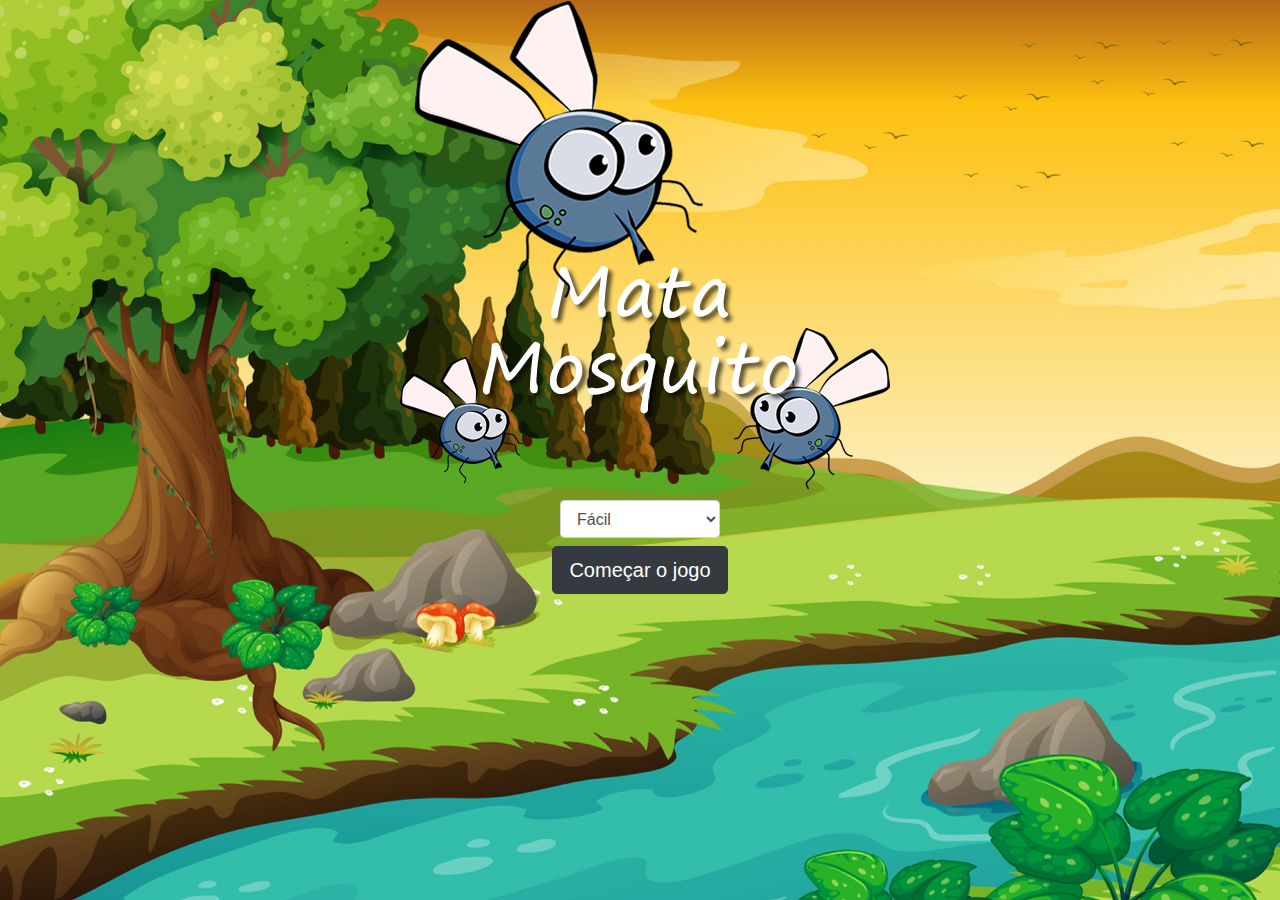
<file: index.html>
<!DOCTYPE html>
<html>
    
    <head>
        <meta charset="utf-8" lang="pt-br">
        <title>Jogo Mata Mosquito</title>
        <link rel="stylesheet" href="css/estilo.css">
        <link rel="stylesheet" href="css/bootstrap.min.css"> 
        <script>
            function iniciarJogo (){
                let nivel = document.getElementById('nivel').value
                window.location.href = "jogo.html?" + nivel
            }
        </script>
            
        
    </head>
    <body>
        <div class="container">
            <div class="row">
                <div class="col">
                    <div class="d-flex justify-content-center" class="img-fluid">
                        <img src="img/game.png">
                    </div>
                </div>
            </div>
            <div class="row">
                <div class="col">
                    <div class="d-flex justify-content-center" class="img-fluid">
                        <div class="mb-2">
                            <select class="form-control"  id="nivel">
                                <option value="" disabled>--Nivel do jogo--</option>
                                <option value="facil">Fácil</option>
                                <option value="normal">Normal</option>
                                <option value="dificil">Difícil</option>
                                <option value="lendario">Lendario</option>
                            </select>
                        </div>
                    </div>
                </div>
            </div>
            <div class="row">
                <div class="col">
                    <div class="d-flex justify-content-center" class="img-fluid">
                        <button type="button" class="btn btn-dark btn-lg" onclick="iniciarJogo()"> Começar o jogo</button>
                    </div>
                </div>
            </div>
        </div>
        
    </body>
</html>
</file>
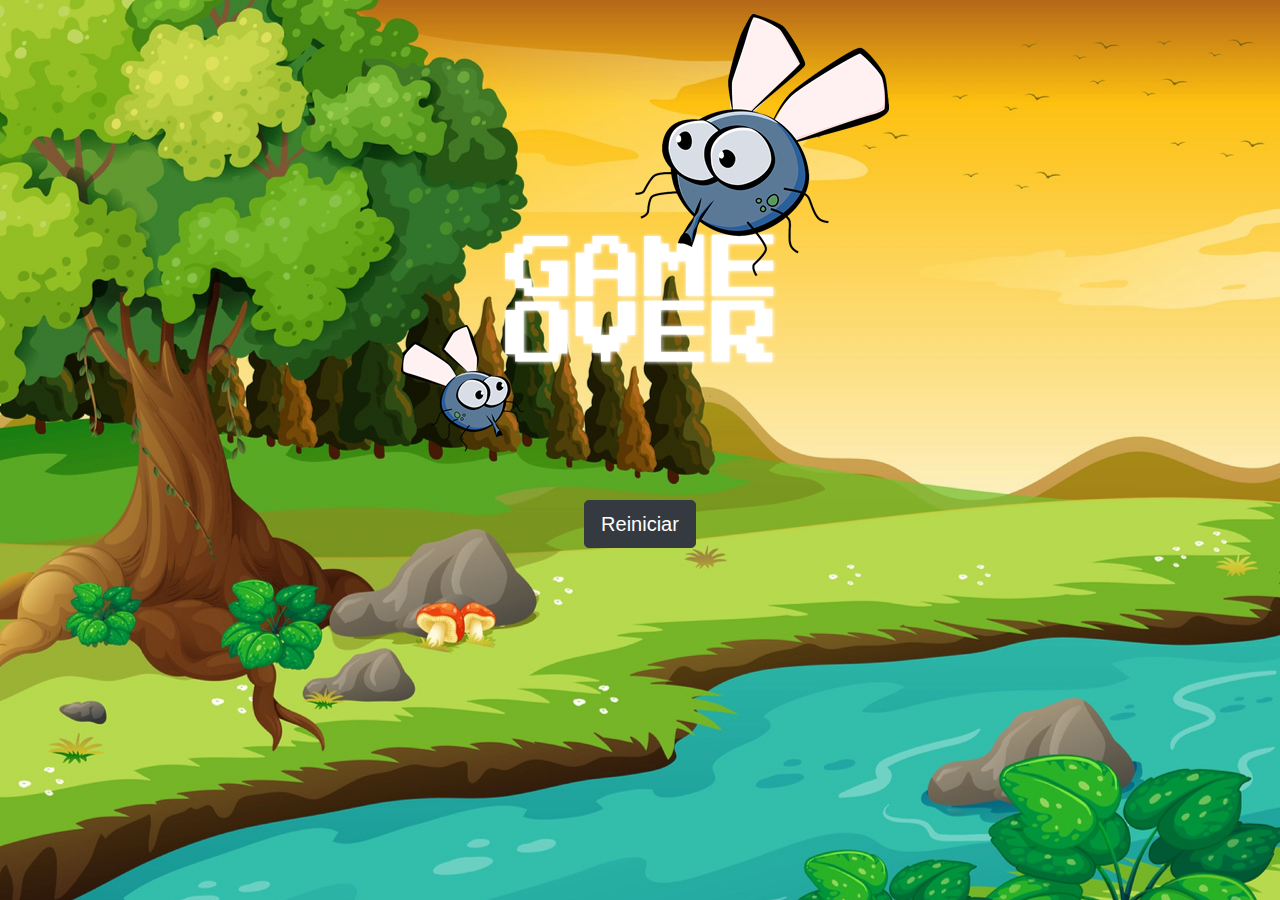
<file: fim_jogo.html>
<!DOCTYPE html>
<html>
    
    <head>
        <meta charset="utf-8" lang="pt-br">
        <title>Game Over!</title>
        <link rel="stylesheet" href="css/estilo.css">
        <link rel="stylesheet" href="css/bootstrap.min.css"> 
        
            
        
    </head>
    <body>
        <div class="container">
            <div class="row">
                <div class="col">
                    <div class="d-flex justify-content-center" class="img-fluid">
                        <img src="img/game_over.png">
                    </div>
                </div>
            </div>
            <div class="row">
                <div class="col">
                    <div class="d-flex justify-content-center" class="img-fluid">
                        <button type="button" class="btn btn-dark btn-lg" onclick="window.location.href = 'index.html' "> Reiniciar</button>
                    </div>
                </div>
            </div>
        </div>
        
    </body>
</html>
</file>
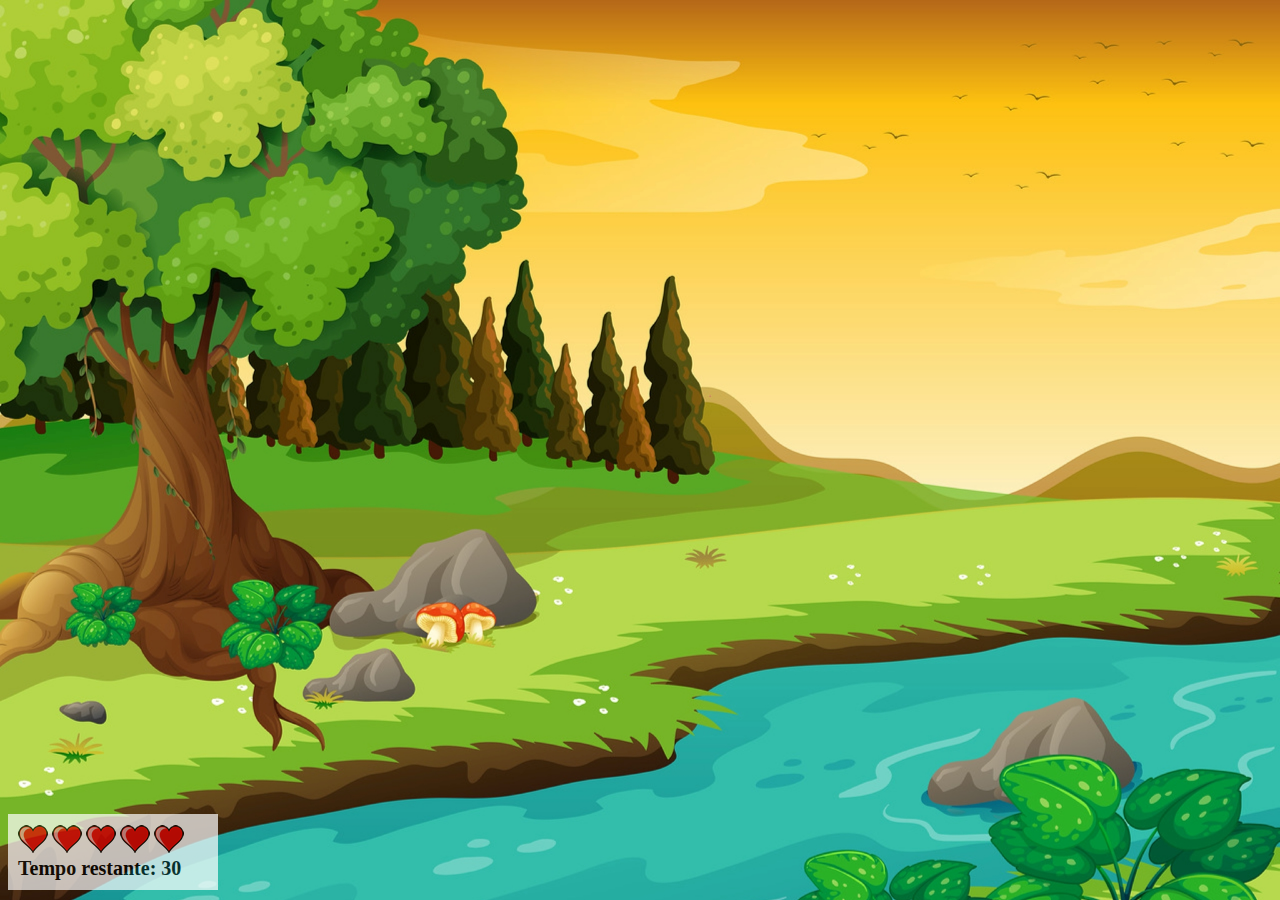
<file: jogo.html>
<!DOCTYPE html>
<html>
    
    <head>
        <meta charset="utf-8" lang="pt-br">
        <title></title>
        <link rel="stylesheet" href="css/estilo.css"> 
        <script src="js/jogo.js">
            
        </script>
    </head>
    <body onresize="ajustaJogo()">
        <div class="painel">
            <div class="vidas">
                <img id="v1" src="img/coracao_cheio.png">
                <img id="v2" src="img/coracao_cheio.png">
                <img id="v3" src="img/coracao_cheio.png">
                <img id="v4" src="img/coracao_cheio.png">
                <img id="v5" src="img/coracao_cheio.png">
            </div>
            <div class="cronometro">
                Tempo restante: <span id="cronometro"> </span>  
            </div>

        </div>
        <script>
            document.getElementById('cronometro').innerHTML = tempo
           let criaMosquito = setInterval(function() {
                 posicaoRandomica()
            }, criaMosquitoTempo)
        </script>
    </body>
</html>
</file>
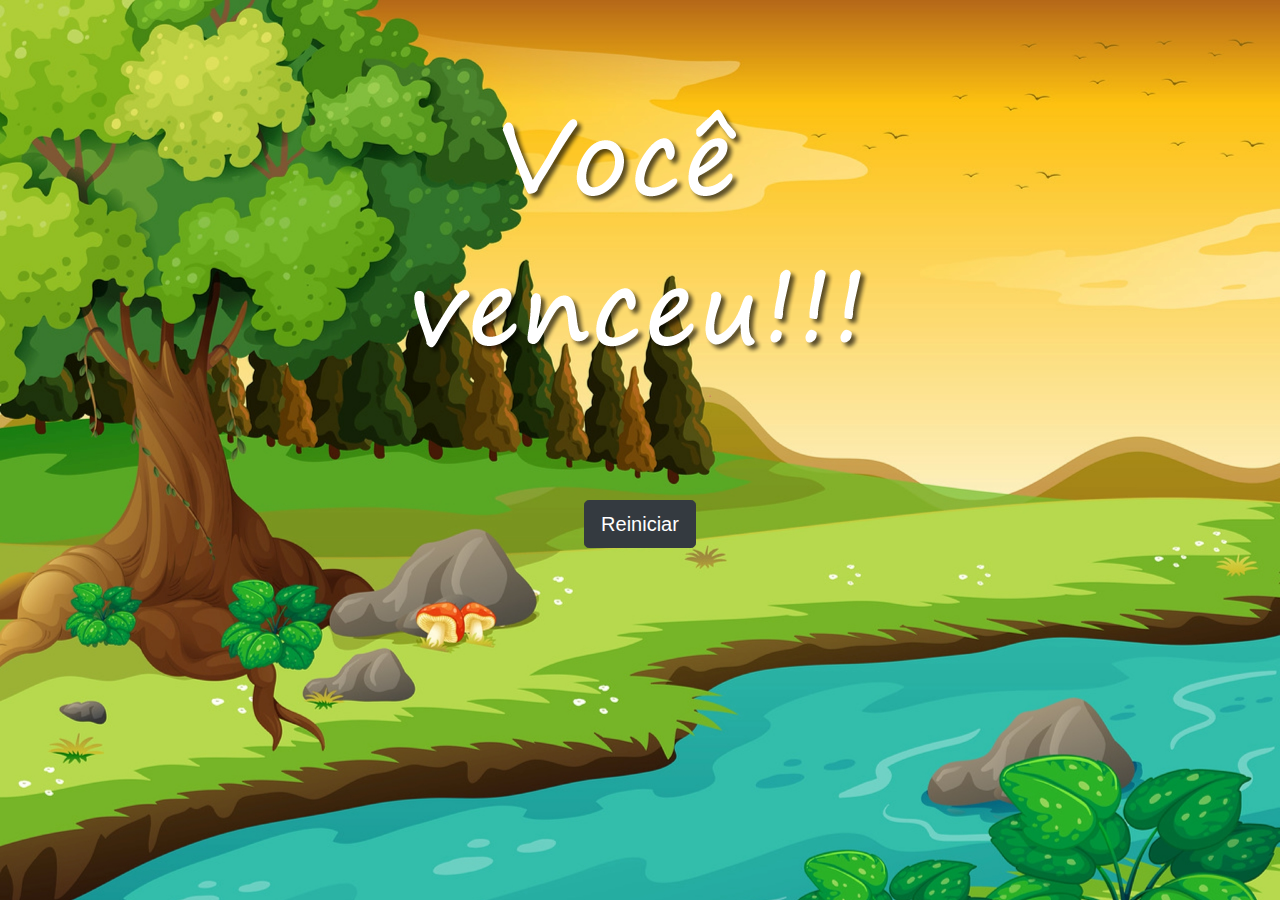
<file: vitoria.html>
<!DOCTYPE html>
<html>
    
    <head>
        <meta charset="utf-8" lang="pt-br">
        <title></title>
        <link rel="stylesheet" href="css/estilo.css">
        <link rel="stylesheet" href="css/bootstrap.min.css"> 
        
            
        
    </head>
    <body>
        <div class="container">
            <div class="row">
                <div class="col">
                    <div class="d-flex justify-content-center" class="img-fluid">
                        <img src="img/vitoria.png">
                    </div>
                </div>
            </div>
            <div class="row">
                <div class="col">
                    <div class="d-flex justify-content-center" class="img-fluid">
                        <button type="button" class="btn btn-dark btn-lg" onclick="window.location.href = 'index.html' "> Reiniciar</button>
                    </div>
                </div>
            </div>
        </div>
        
    </body>
</html>
</file>
<file: css/estilo.css>
html {
cursor: url(../img/mata_mosca.png) 30 30, auto;
}
body {
    background: #ff33 url(../img/bg.jpg) no-repeat;
    background-size: 100%;
   
}

.mosquito0 {
    width: 50px;
    height: 50px;
}
.mosquito1 {
    width: 75px;
    height: 75px;
}
.mosquito2 {
    width: 100px;
    height: 100px;
}
.ladoA {
    transform: scaleX(1);
}
.ladoB {
    transform: scaleX(-1);
}
.painel {
    position: absolute;
    width: 190px;
    padding: 10px;
    bottom: 10px;
    border-top: solid 1px #fff;
    background-color: #fff;
    opacity: 0.7;

}
.vidas {
    float: left;
}
.cronometro {
    float: left;
    font-size: 20px;
    font-weight: bold;
}
</file>
